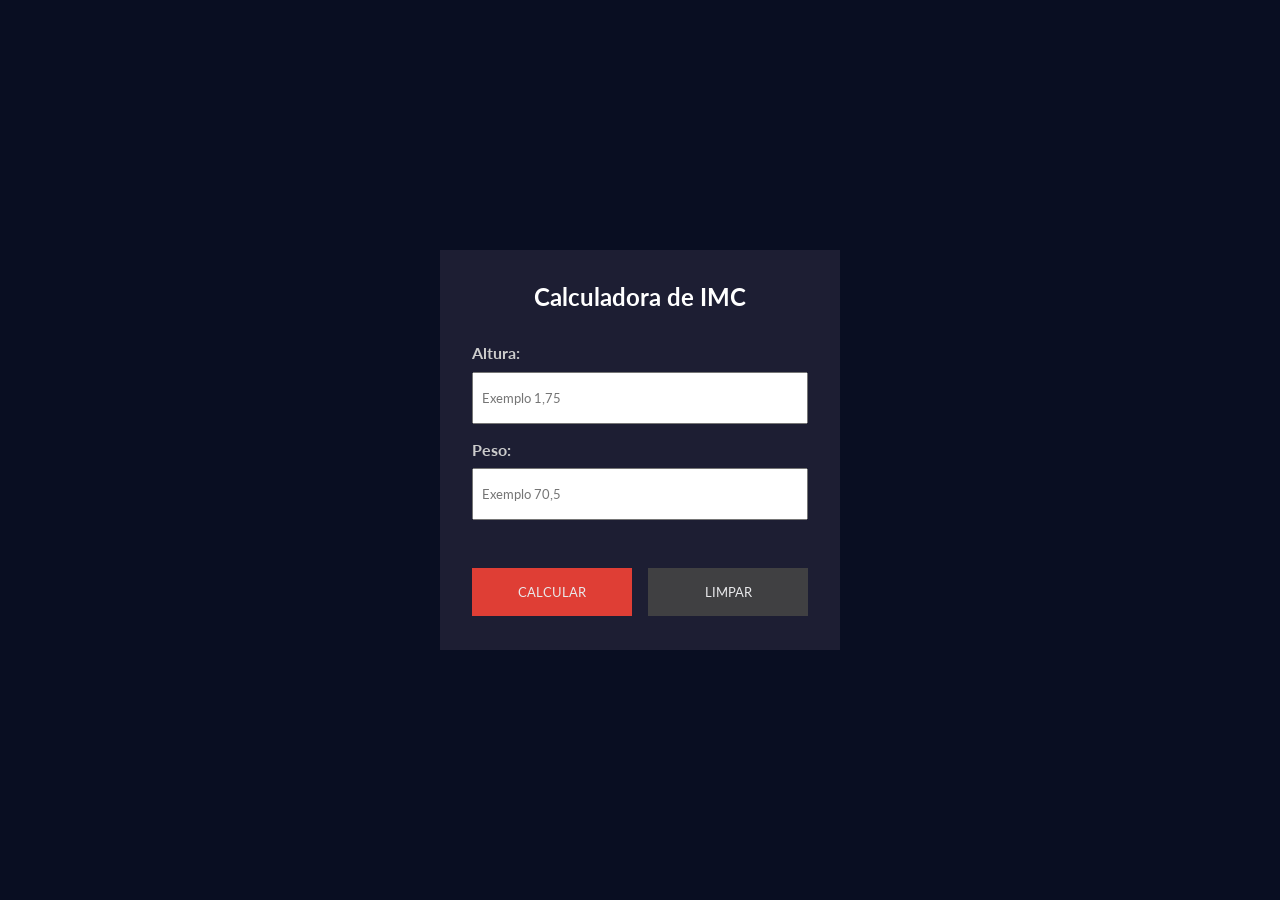
<file: CALCULADORA_IMC_JS/index.html>
<!DOCTYPE html>
<html lang="en">
  <head>
    <meta charset="UTF-8" />
    <meta http-equiv="X-UA-Compatible" content="IE=edge" />
    <meta name="viewport" content="width=device-width, initial-scale=1.0" />
    <title>Calculadora de IMC</title>
    <link rel="stylesheet" href="css/styles.css" />
    <link rel="preconnect" href="https://fonts.googleapis.com" />
    <link rel="preconnect" href="https://fonts.gstatic.com" crossorigin />
    <link
      href="https://fonts.googleapis.com/css2?family=Lato:ital,wght@0,100;0,300;0,400;0,700;0,900;1,100;1,300;1,400;1,700;1,900&display=swap"
      rel="stylesheet"
    />
    <script src="js/scripts.js" defer></script>
  </head>
  <body>
    <div class="container">
      <div id="calc-container">
        <h2>Calculadora de IMC</h2>
        <form id="imc-form">
          <div class="form-inputs">
            <div class="form-control">
              <label for="height">Altura:</label>
              <input
                type="text"
                name="height"
                id="height"
                placeholder="Exemplo 1,75"
                required
              />
            </div>
            <div class="form-control">
              <label for="weight">Peso:</label>
              <input
                type="text"
                name="weight"
                id="weight"
                placeholder="Exemplo 70,5"
              />
            </div>
          </div>
          <div class="action-control">
            <button id="calc-btn">Calcular</button>
            <button id="clear-btn">Limpar</button>
          </div>
        </form>
      </div>
      <div id="result-container" class="hide">
        <p id="imc-number">Seu IMC: <span></span></p>
        <p id="imc-info">Situação atual: <span></span></p>
        <h3>Confira as classificações</h3>
        <div id="imc-table">
          <div class="table-header">
            <h4>IMC</h4>
            <h4>Classificação</h4>
            <h4>Obesidade</h4>
          </div>
        </div>
        <button id="back-btn">Voltar</button>
      </div>
    </div>
  </body>
</html>
</file>
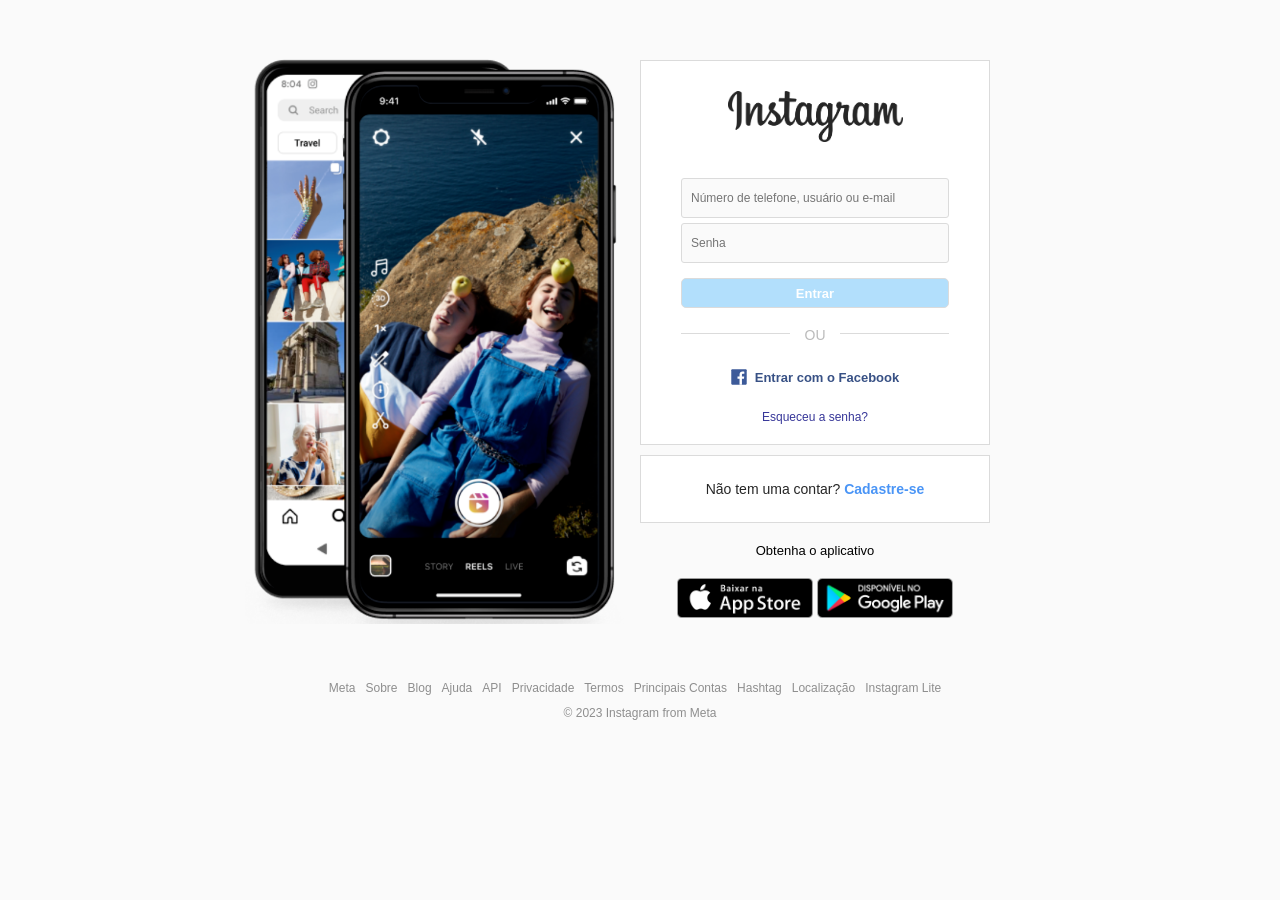
<file: CLONE_HOME_INSTA/index.html>
<!DOCTYPE html>
<html lang="en">
<head>
    <meta charset="UTF-8">
    <meta name="viewport" content="width=device-width, initial-scale=1.0">
    <title>Instagram</title>
    <link rel="stylesheet" href="css/style.css">
    <link rel="shortcut icon" href="css/img/favicon.png" type="image/x-icon">
</head>
<body>
    <main>
        <div id="main-container">
            <!-- Banner container -->
            <div id="banner-container">
                <img src="css/img/banner2.png" alt="Crie uma conta no Instagram">
            </div>
            <!-- Login e Registro -->
            <div id="form-container">
                <div id="form-box">
                    <img id="logo-insta" src="css/img/logo_instagram.png" alt="Instagram">
                    <form id="login-form">
                        <input type="text" name="username" placeholder="Número de telefone, usuário ou e-mail">
                        <input type="password" name="password" placeholder="Senha">
                        <input type="submit" value="Entrar">
                    </form>
                    <div class="separator">
                        <div class="line"></div>
                        <span>Ou</span>
                    </div>
                    <div id="other-links">
                        <div id="facebook-login">
                            <a href="#">
                                <img src="css/img/logo_facebook.svg" alt="Facebook Login">
                                <span>Entrar com o Facebook</span>
                            </a>
                        </div>
                        <div id="forgot-pass">
                            <a href="#">Esqueceu a senha?</a>
                        </div>
                    </div>
                </div>
                <div id="register-container">
                    <p>Não tem uma contar? <a href="#">Cadastre-se</a></p>
                </div>
                <div id="get-app-container">
                    <p>Obtenha o aplicativo</p>
                    <a href="#">
                        <img src="css/img/apple_btn.png" alt="Apple Store">
                    </a>
                    <a href="#">
                        <img src="css/img/gplay_btn.png" alt="Google play">
                    </a>
                </div>
            </div>
        </div>
    </main>
    <footer>
        <nav>
            <ul id="footer-links">
                <li><a href="#">Meta</a></li>
                <li><a href="#">Sobre</a></li>
                <li><a href="#">Blog</a></li>
                <li><a href="#">Ajuda</a></li>
                <li><a href="#">API</a></li>
                <li><a href="#">Privacidade</a></li>
                <li><a href="#">Termos</a></li>
                <li><a href="#">Principais Contas</a></li>
                <li><a href="#">Hashtag</a></li>
                <li><a href="#">Localização</a></li>
                <li><a href="#">Instagram Lite</a></li>
            </ul>
        </nav>
        <p id="copyright">&copy; 2023 Instagram from Meta</p>
    </footer>
</body>
</html>
</file>
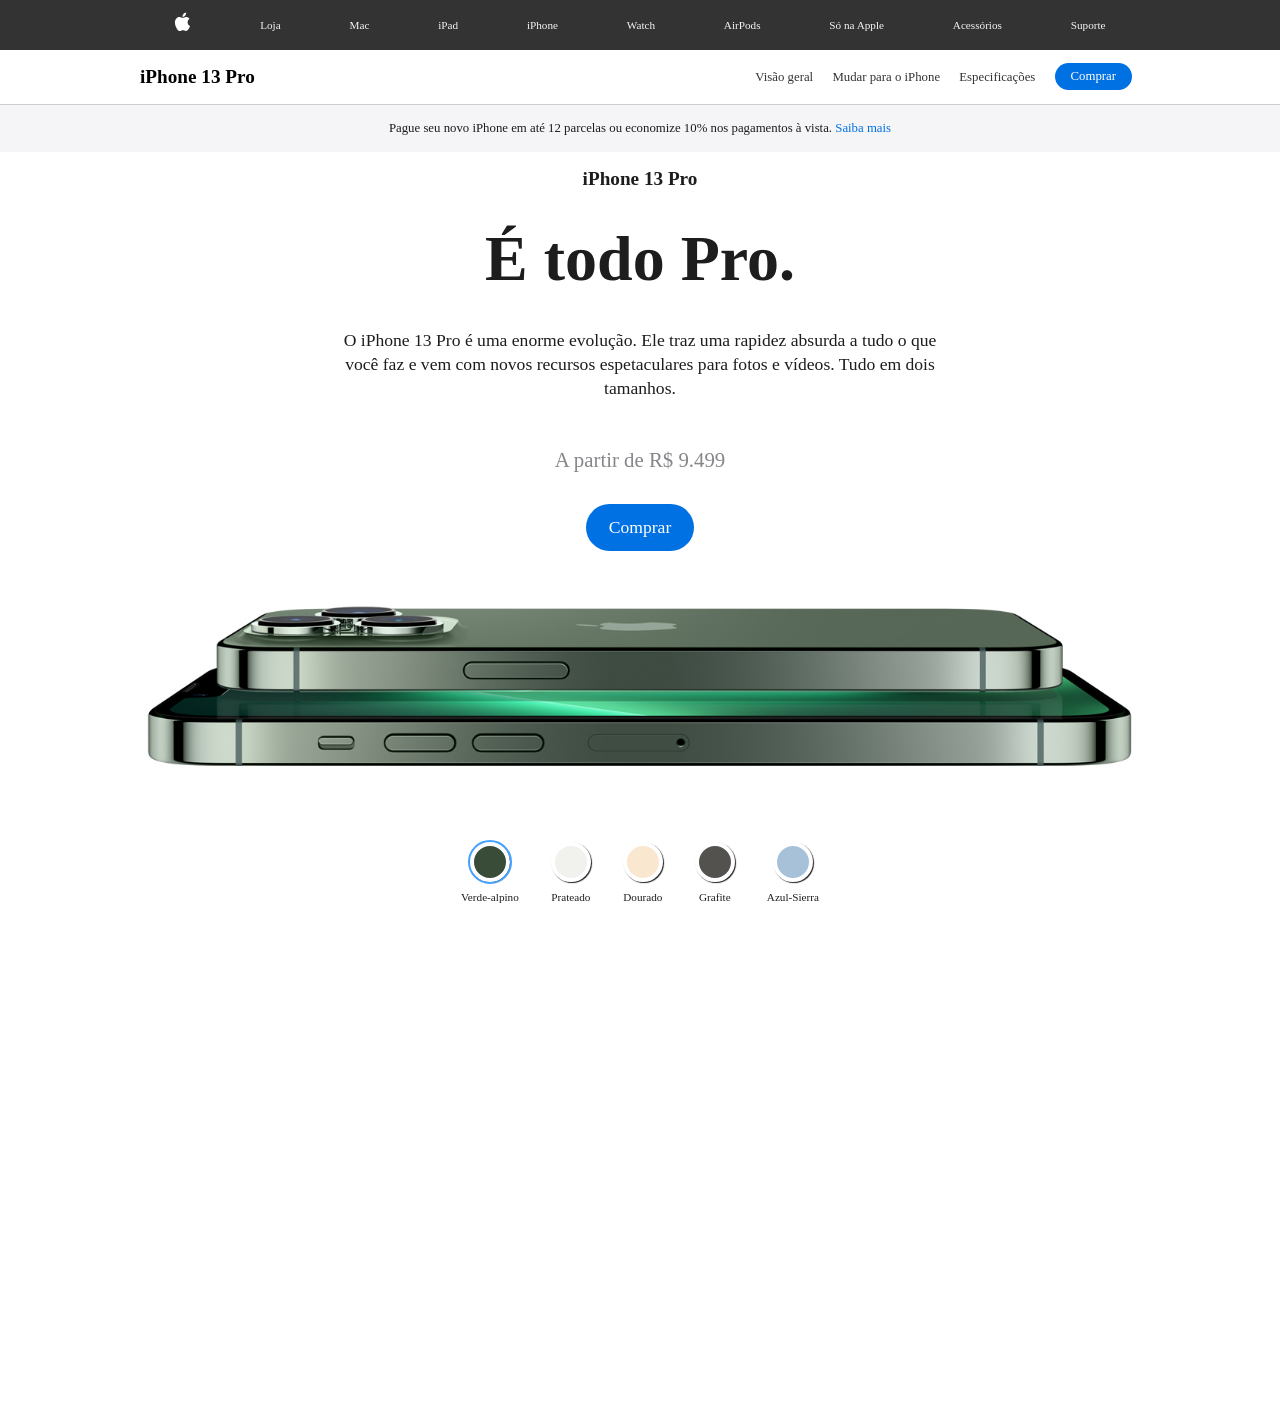
<file: CLONE_IPHONE/index.html>
<!DOCTYPE html>
<html lang="en">
  <head>
    <meta charset="UTF-8" />
    <meta http-equiv="X-UA-Compatible" content="IE=edge" />
    <meta name="viewport" content="width=device-width, initial-scale=1.0" />
    <title>iPhone 13 Pro</title>
    <link rel="stylesheet" href="css/style.css" />
    <script src="js/scripts.js" defer></script>
  </head>
  <body>
    <header>
      <nav>
        <ul id="navbar">
          <li id="logo">
            <a href="#">
              <img src="img/logo_apple.svg" alt="Apple" />
            </a>
          </li>
          <li>
            <a href="#">Loja</a>
          </li>
          <li>
            <a href="#">Mac</a>
          </li>
          <li>
            <a href="#">iPad</a>
          </li>
          <li>
            <a href="#">iPhone</a>
          </li>
          <li>
            <a href="#">Watch</a>
          </li>
          <li>
            <a href="#">AirPods</a>
          </li>
          <li>
            <a href="#">Só na Apple</a>
          </li>
          <li>
            <a href="#">Acessórios</a>
          </li>
          <li>
            <a href="#">Suporte</a>
          </li>
        </ul>
      </nav>
      <div id="bottom-header">
        <div id="bottom-header-inner">
          <h3>iPhone 13 Pro</h3>
          <div id="bottom-header-links">
            <a href="#">Visão geral</a>
            <a href="#">Mudar para o iPhone</a>
            <a href="#">Especificações</a>
            <a href="#" class="btn">Comprar</a>
          </div>
        </div>
      </div>
    </header>
    <div id="ribbon">
      <p>
        Pague seu novo iPhone em até 12 parcelas ou economize 10% nos pagamentos
        à vista. <a href="#">Saiba mais</a>
      </p>
    </div>
    <main id="main-content">
      <h1 id="title">iPhone 13 Pro</h1>
      <p id="subtitle">É todo Pro.</p>
      <p id="description">
        O iPhone 13 Pro é uma enorme evolução. Ele traz uma rapidez absurda a
        tudo o que você faz e vem com novos recursos espetaculares para fotos e
        vídeos. Tudo em dois tamanhos.
      </p>
      <p id="price">A partir de R$ 9.499</p>
      <a href="#" class="btn">Comprar</a>
      <img id="product-image" src="img/iphone_green.jpg" alt="iPhone 13" />
      <div id="image-picker">
        <ul>
          <li id="green">
            <span class="color selected"></span>
            <span class="description">Verde-alpino</span>
          </li>
          <li id="silver">
            <span class="color"></span>
            <span class="description">Prateado</span>
          </li>
          <li id="golden">
            <span class="color"></span>
            <span class="description">Dourado</span>
          </li>
          <li id="grafite">
            <span class="color"></span>
            <span class="description">Grafite</span>
          </li>
          <li id="blue">
            <span class="color"></span>
            <span class="description">Azul-Sierra</span>
          </li>
        </ul>
      </div>
    </main>
  </body>
</html>
</file>
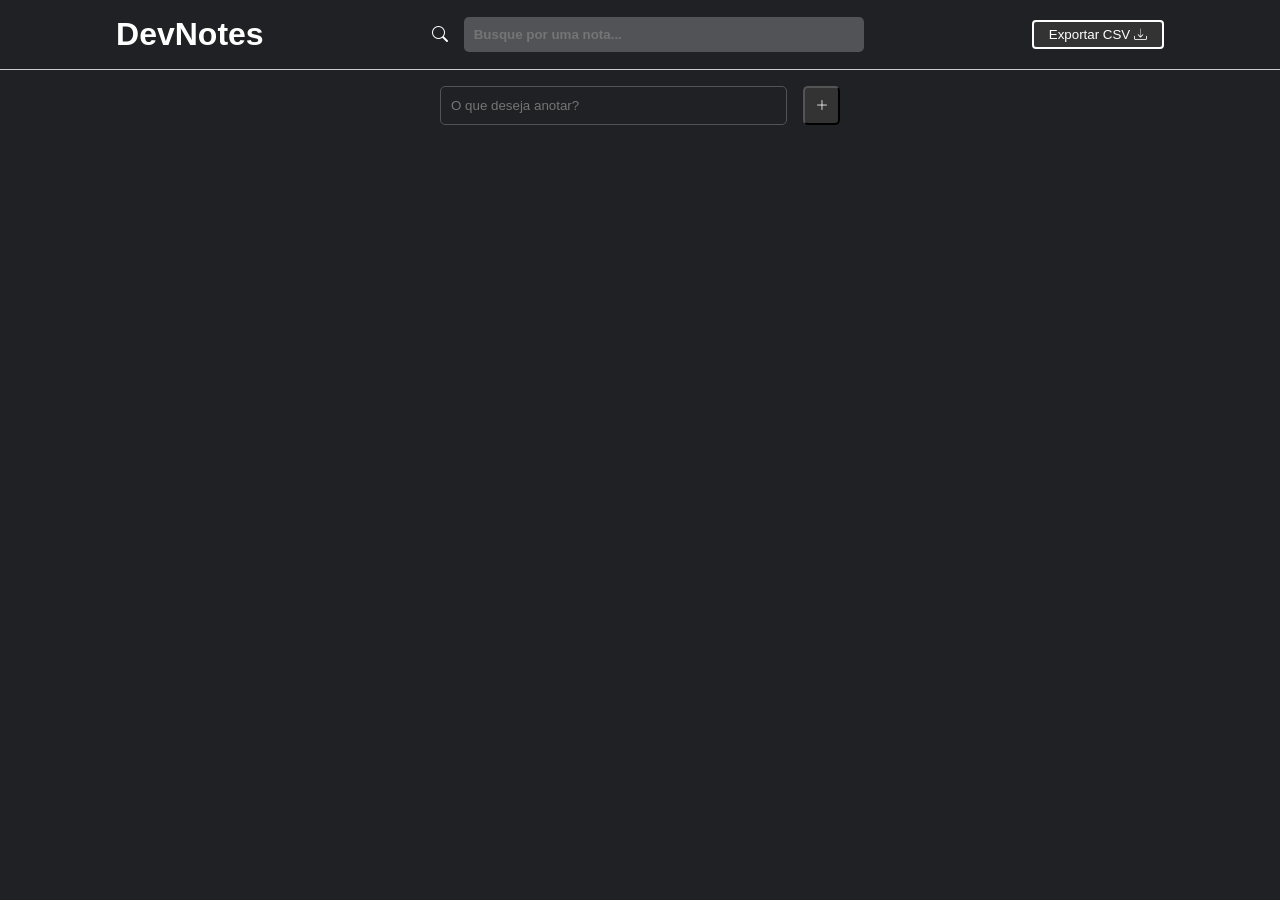
<file: DEVNOTES/index.html>
<!DOCTYPE html>
<html lang="en">
<head>
    <meta charset="UTF-8">
    <meta name="viewport" content="width=device-width, initial-scale=1.0">
    <title>DevNotes</title>
    <link
      rel="stylesheet"
      href="https://cdn.jsdelivr.net/npm/bootstrap-icons@1.10.1/font/bootstrap-icons.css"
    />
    <link rel="stylesheet" href="css/styles.css">
    <script src="js/scripts.js" defer></script>

</head>
<body>
    <header>
        <h1>DevNotes</h1>
        <div id="search-container">
            <i class="bi bi-search"></i>
            <input
            type="text"
            id="search-input"
            placeholder="Busque por uma nota..."/>
        </div>
        <button id="export-notes">
          Exportar CSV <i class="bi bi-download"></i>
        </button>
    </header>
    <div id="add-note-container">
        <input type="text" id="note-content" placeholder="O que deseja anotar?" />
        <button class="add-note"><i class="bi bi-plus-lg"></i></button>
      </div>
      <div id="notes-container">
        
      </div>
      </div>
</body>
</html>
</file>
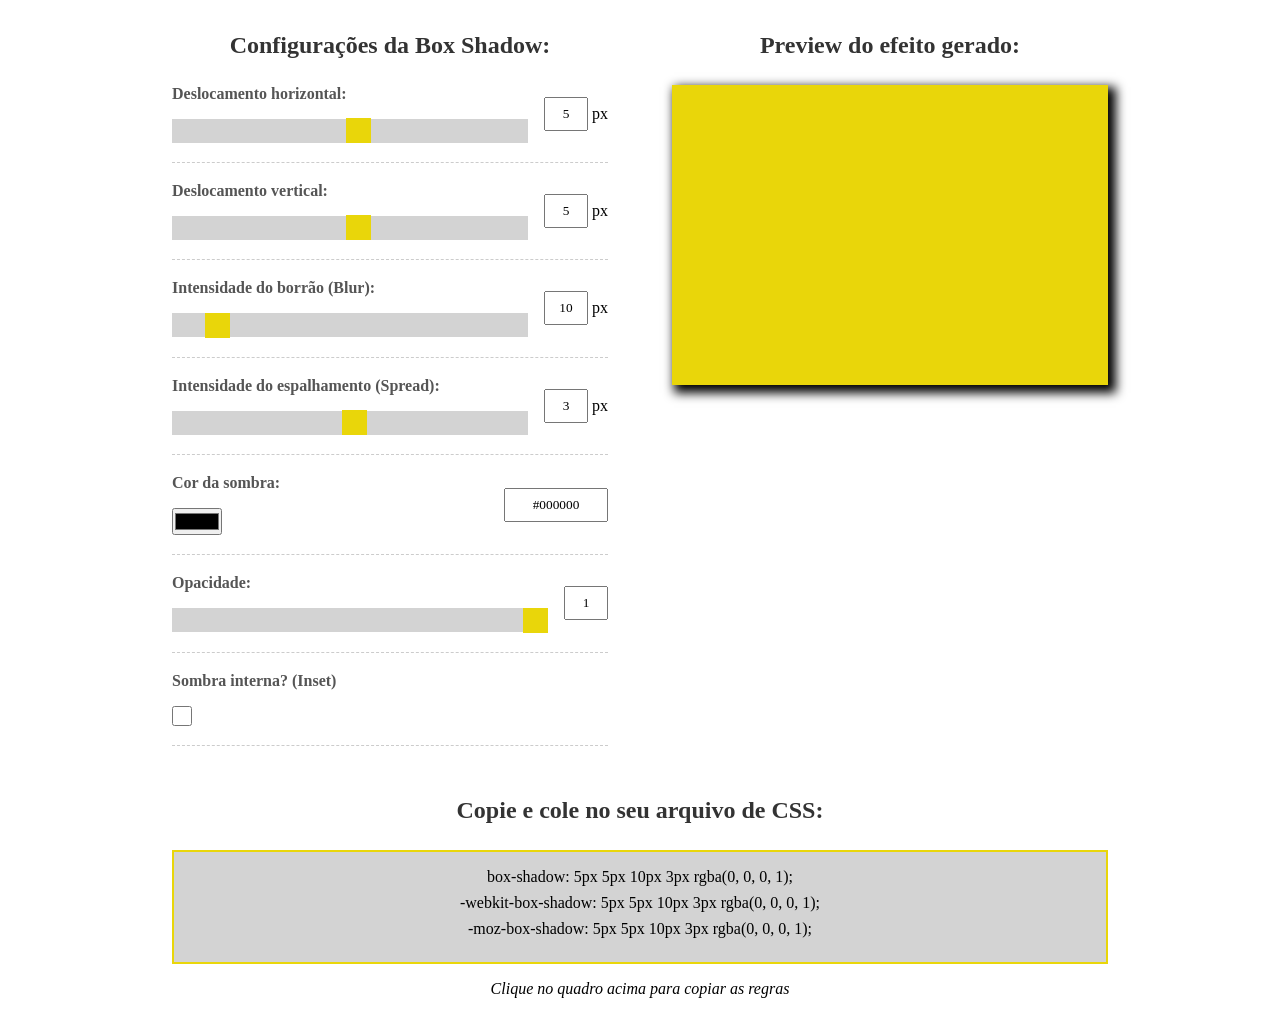
<file: GERADOR_BOXSHADOW/index.html>
<!DOCTYPE html>
<html lang="en">
  <head>
    <meta charset="UTF-8" />
    <meta http-equiv="X-UA-Compatible" content="IE=edge" />
    <meta name="viewport" content="width=device-width, initial-scale=1.0" />
    <title>Gerador de Box Shadow</title>
    <link rel="stylesheet" href="css/styles.css" />
    <script src="js/scripts.js" defer></script>
  </head>
  <body>
    <div id="box-shadow-generator">
      <div id="controls-container">
        <h2>Configurações da Box Shadow:</h2>
        <div class="form-control">
          <div class="range-input">
            <label for="horizontal">Deslocamento horizontal:</label>
            <input
              type="range"
              id="horizontal"
              name="horizontal"
              min="-100"
              max="100"
              value="5"
            />
          </div>
          <div class="reference-input">
            <input type="text" id="horizontal-value" name="horizontal-value" />
            <p>px</p>
          </div>
        </div>
        <div class="form-control">
          <div class="range-input">
            <label for="vertical">Deslocamento vertical:</label>
            <input
              type="range"
              id="vertical"
              name="vertical"
              min="-100"
              max="100"
              value="5"
            />
          </div>
          <div class="reference-input">
            <input type="text" id="vertical-value" name="vertical-value" />
            <p>px</p>
          </div>
        </div>
        <div class="form-control">
          <div class="range-input">
            <label for="blur">Intensidade do borrão (Blur):</label>
            <input
              type="range"
              id="blur"
              name="blur"
              min="0"
              max="100"
              value="10"
            />
          </div>
          <div class="reference-input">
            <input type="text" id="blur-value" name="blur-value" />
            <p>px</p>
          </div>
        </div>
        <div class="form-control">
          <div class="range-input">
            <label for="spread">Intensidade do espalhamento (Spread):</label>
            <input
              type="range"
              id="spread"
              name="spread"
              min="-100"
              max="100"
              value="3"
            />
          </div>
          <div class="reference-input">
            <input type="text" id="spread-value" name="spread-value" />
            <p>px</p>
          </div>
        </div>
        <div class="form-control">
          <div class="range-input">
            <label for="color">Cor da sombra:</label>
            <input type="color" id="color" name="color" value="#000000" />
          </div>
          <div class="reference-input">
            <input type="text" id="color-value" name="color-value" />
          </div>
        </div>
        <div class="form-control">
          <div class="range-input">
            <label for="opacity">Opacidade:</label>
            <input
              type="range"
              id="opacity"
              name="opacity"
              min="0"
              max="1"
              value="1"
              step="0.01"
            />
          </div>
          <div class="reference-input">
            <input type="text" id="opacity-value" name="opacity-value" />
          </div>
        </div>
        <div class="form-control">
          <div class="range-input">
            <label for="opacity">Sombra interna? (Inset)</label>
            <input type="checkbox" id="inset" name="inset" />
          </div>
        </div>
      </div>
      <div id="preview">
        <h2>Preview do efeito gerado:</h2>
        <div id="box"></div>
      </div>
    </div>
    <div id="generated-rule">
      <h2>Copie e cole no seu arquivo de CSS:</h2>
      <div id="rules-area">
        <p id="rule">box-shadow: <span></span></p>
        <p id="webkit-rule">-webkit-box-shadow: <span></span></p>
        <p id="moz-rule">-moz-box-shadow: <span></span></p>
      </div>
      <p id="copy-instructions">Clique no quadro acima para copiar as regras</p>
    </div>
  </body>
</html>
</file>
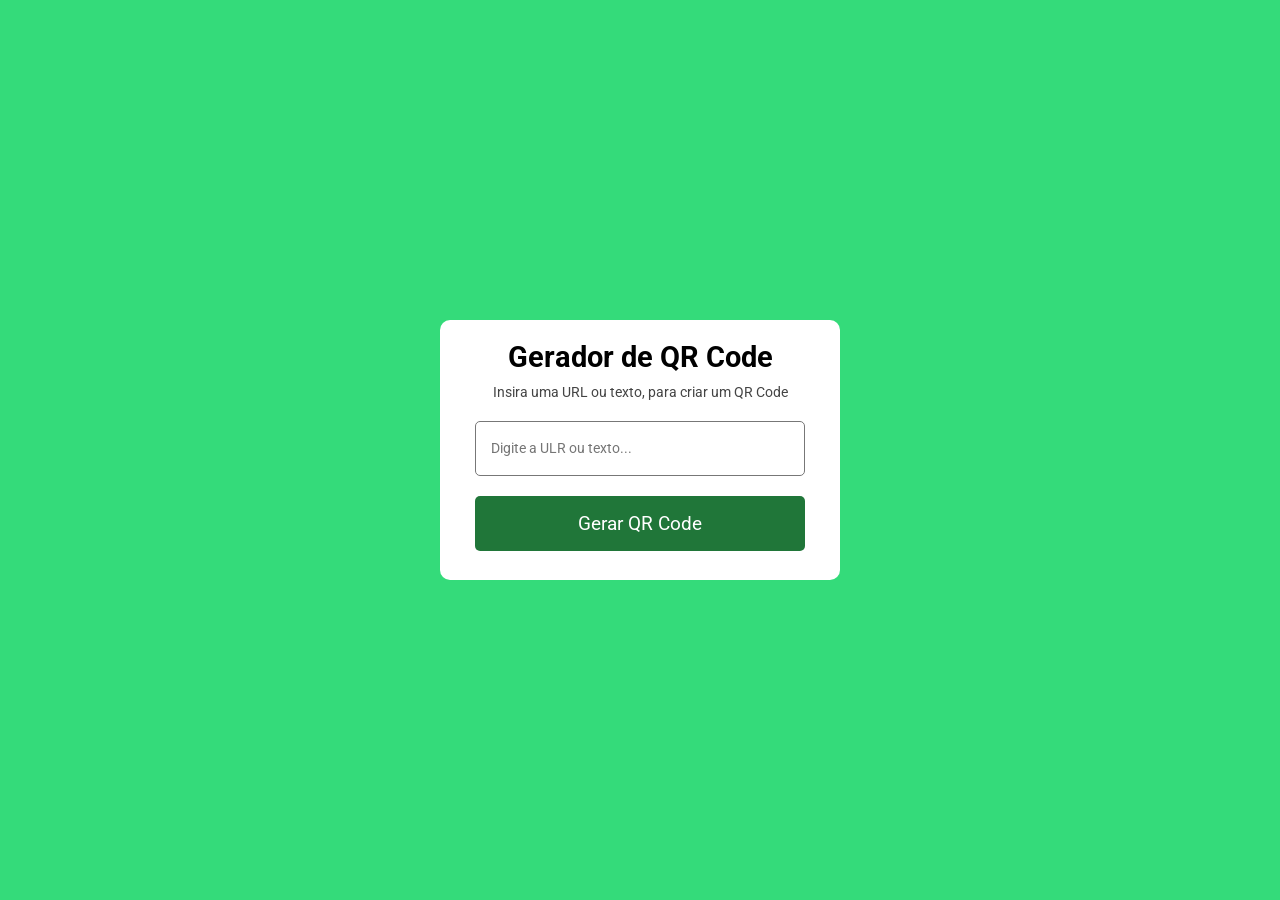
<file: GERADOR_DE_QR_CODE/index.html>
<!DOCTYPE html>
<html lang="en">
<head>
    <meta charset="UTF-8">
    <meta name="viewport" content="width=device-width, initial-scale=1.0">
    <title>Gerador de QR CODE</title>
    <!-- Fonte Roboto -->
    <link rel="preconnect" href="https://fonts.googleapis.com" />
    <link rel="preconnect" href="https://fonts.gstatic.com" crossorigin />
    <link
      href="https://fonts.googleapis.com/css2?family=Roboto:ital,wght@0,100;0,300;0,400;0,500;0,700;0,900;1,100;1,300;1,400;1,500;1,700;1,900&display=swap"
      rel="stylesheet"
    />
    <!-- Estilos -->
    <link rel="stylesheet" href="css/style.css">
    <script src="js/scripts.js" defer></script>
</head>
<body>
    <div class="container">
        <header id="qr-header">
            <h1>Gerador de QR Code</h1>
            <p>Insira uma URL ou texto, para criar um QR Code</p>
        </header>
        <div id="qr-form">
            <input type="text" placeholder="Digite a ULR ou texto...">
            <button>Gerar QR Code</button>
        </div>
        <div id="qr-code">
            <img src="img/qrcode.png" alt="QR Code">
        </div>
    </div>
</body>
</html>
</file>
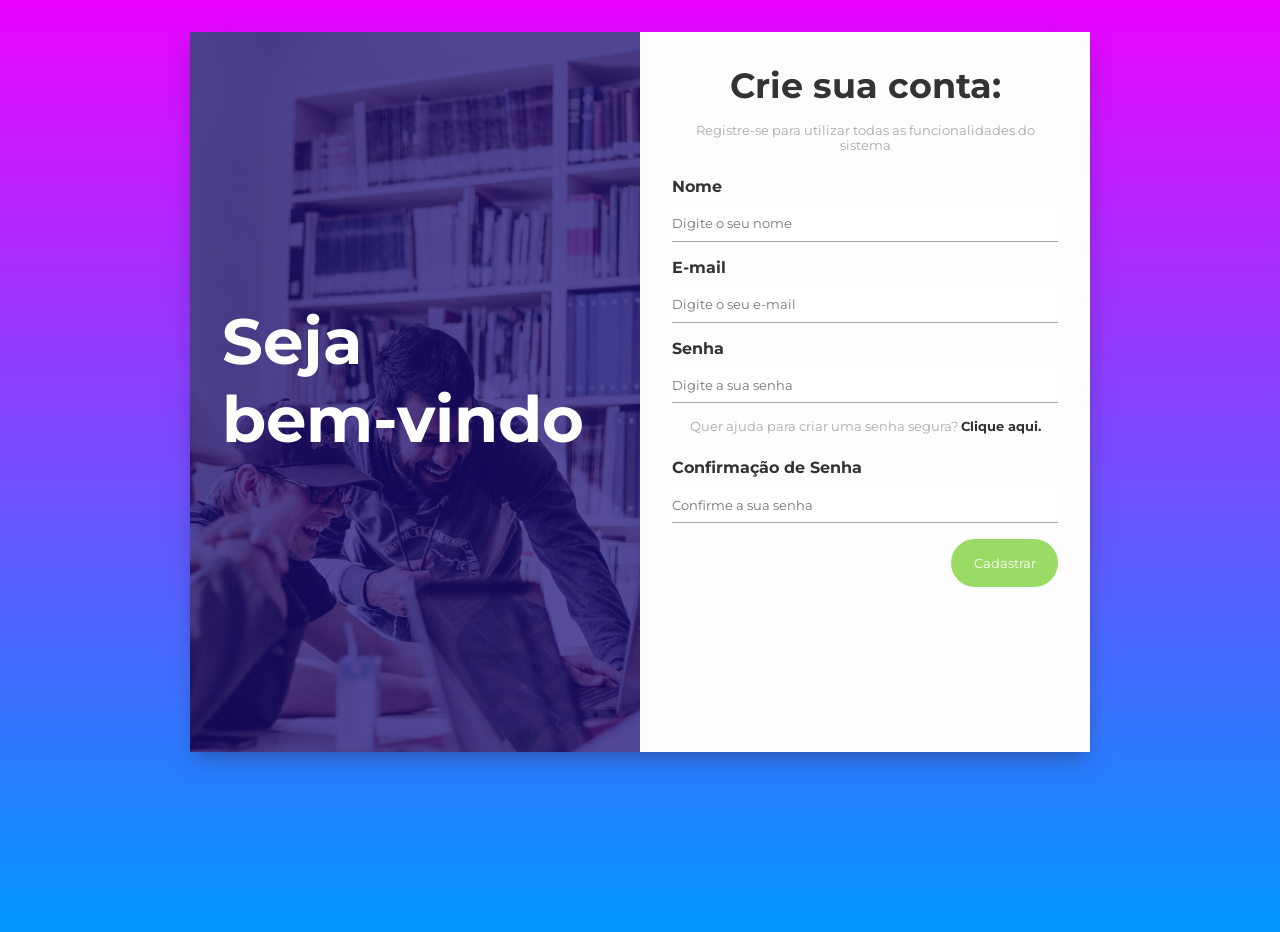
<file: GERADOR_DE_SENHA/index.html>
<!DOCTYPE html>
<html lang="en">
<head>
    <meta charset="UTF-8">
    <meta name="viewport" content="width=device-width, initial-scale=1.0">
    <title>Gerador de senha</title>
    <link rel="preconnect" href="https://fonts.googleapis.com" />
    <link rel="preconnect" href="https://fonts.gstatic.com" crossorigin />
    <link
      href="https://fonts.googleapis.com/css2?family=Montserrat:ital,wght@0,100;0,200;0,300;0,400;0,500;0,600;0,700;0,800;0,900;1,100;1,200;1,300;1,400;1,500;1,600;1,700;1,800;1,900&family=Quicksand:wght@300;400;500;600;700&family=Roboto:ital,wght@0,100;0,300;0,400;0,500;0,700;0,900;1,100;1,300;1,400;1,500;1,700;1,900&display=swap"
      rel="stylesheet"
    />
    <link rel="stylesheet" href="css/styles.css">
    <script src="js/scripts.js" defer></script>
</head>
<body>
    <div id="register-container">
        <div id="register-banner">
          <div id="banner-layer">
            <h1>Seja bem-vindo</h1>
          </div>
        </div>
        <div id="register-form">
          <h2>Crie sua conta:</h2>
          <p>Registre-se para utilizar todas as funcionalidades do sistema</p>
          <div class="form-control">
            <label for="name">Nome</label>
            <input
              type="text"
              name="name"
              id="name"
              placeholder="Digite o seu nome"
            />
          </div>
          <div class="form-control">
            <label for="email">E-mail</label>
            <input
              type="text"
              type="email"
              id="email"
              placeholder="Digite o seu e-mail"
            />
          </div>
          <div class="form-control">
            <label for="password">Senha</label>
            <input
              type="text"
              type="password"
              id="password"
              placeholder="Digite a sua senha"
            />
          </div>
          <p>
            Quer ajuda para criar uma senha segura?
            <span id="open-generate-password">Clique aqui.</span>
          </p>
          <div id="generate-options" class="hide">
            <p>Selecione as opções que você deseja</p>
            <div class="form-control">
              <label for="length">Quantidade de caracteres:</label>
              <input type="text" id="length" name="length" value="10" />
            </div>
            <div class="form-control">
              <label for="letters">Letras:</label>
              <input type="checkbox" id="letters" name="letters" checked />
            </div>
            <div class="form-control">
              <label for="numbers">Números:</label>
              <input type="checkbox" id="numbers" name="numbers" checked />
            </div>
            <div class="form-control">
              <label for="symbols">Símbolos:</label>
              <input type="checkbox" id="symbols" name="symbols" checked />
            </div>
            <button id="generate-password">Criar senha</button>
          </div>
          <div id="generated-password">
            <p>Aqui está a sua senha:</p>
            <h4></h4>
            <button id="copy-password">Copiar</button>
          </div>
          <div class="form-control">
            <label for="confirmpassword">Confirmação de Senha</label>
            <input
              type="text"
              type="confirmpassword"
              id="confirmpassword"
              placeholder="Confirme a sua senha"
            />
          </div>
          <input type="submit" value="Cadastrar" />
        </div>
      </div>
</body>
</html>
</file>
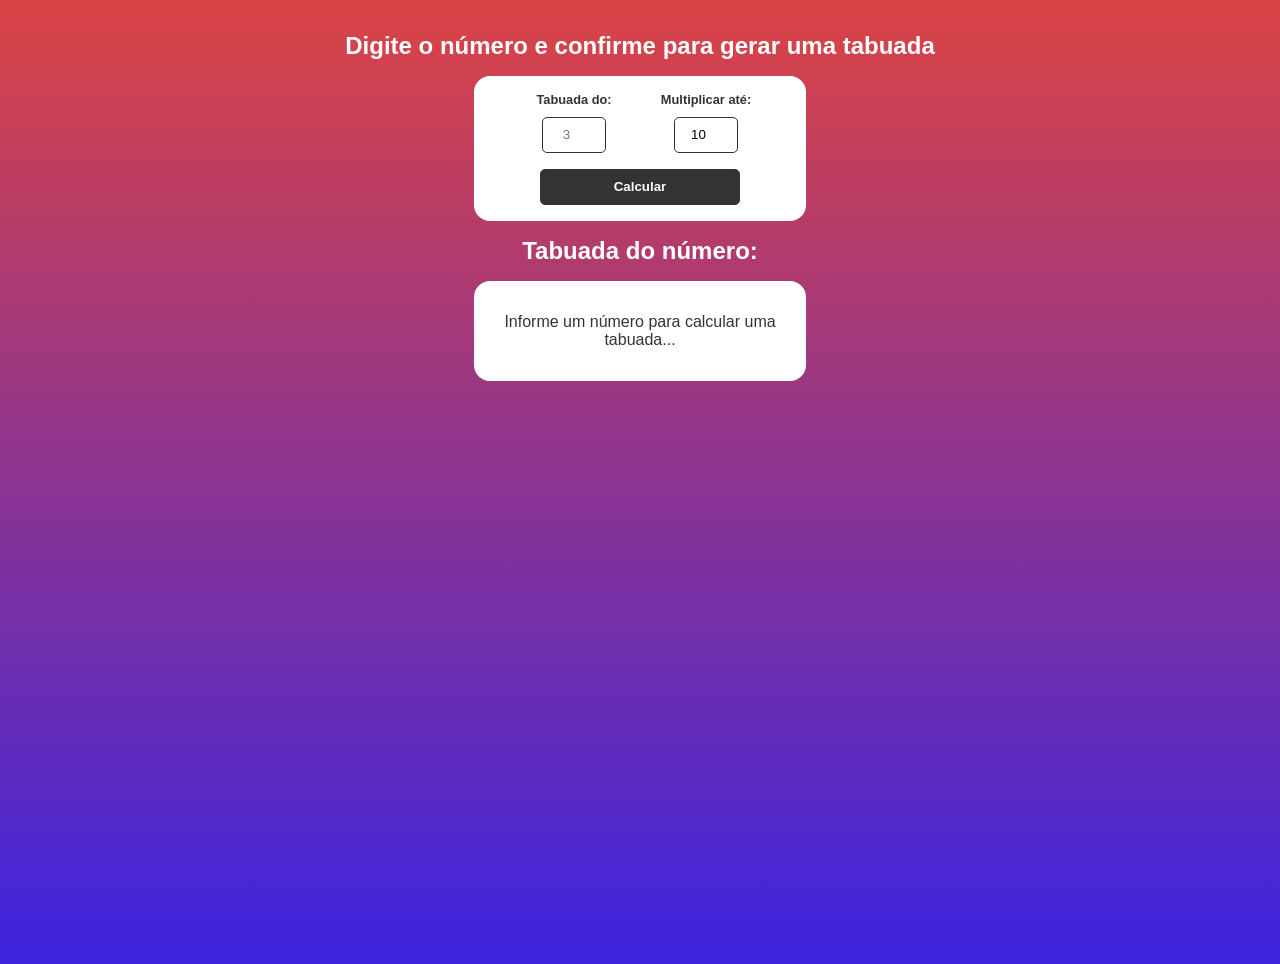
<file: GERADOR_DE_TABUADA_JS/index.html>
<!DOCTYPE html>
<html lang="en">
<head>
    <meta charset="UTF-8">
    <meta name="viewport" content="width=device-width, initial-scale=1.0">
    <title>Tabuada JS</title>
    <link rel="stylesheet" href="css/style.css">
    <script src="js/scripts.js" defer></script>
</head>
<body>
    <h2>Digite o número e confirme para gerar uma tabuada</h2>
    <form id="multiplication-form">
        <div class="form-control">
            <label for="number">Tabuada do:</label>
            <input type="number" id="number" placeholder="3">
        </div>
        <div class="form-control">
            <label for="multiplication">Multiplicar até:</label>
            <input type="number" id="multiplicator" value="10">
        </div>
        <input type="submit" value="Calcular">
    </form>
    <div id="multiplication-table">
        <h2 id="multiplication-title">Tabuada do número: <span></span></h2>
    </div>
    <div id="multiplication-operations">
        <p>Informe um número para calcular uma tabuada...</p>
    </div>
</body>
</html>
</file>
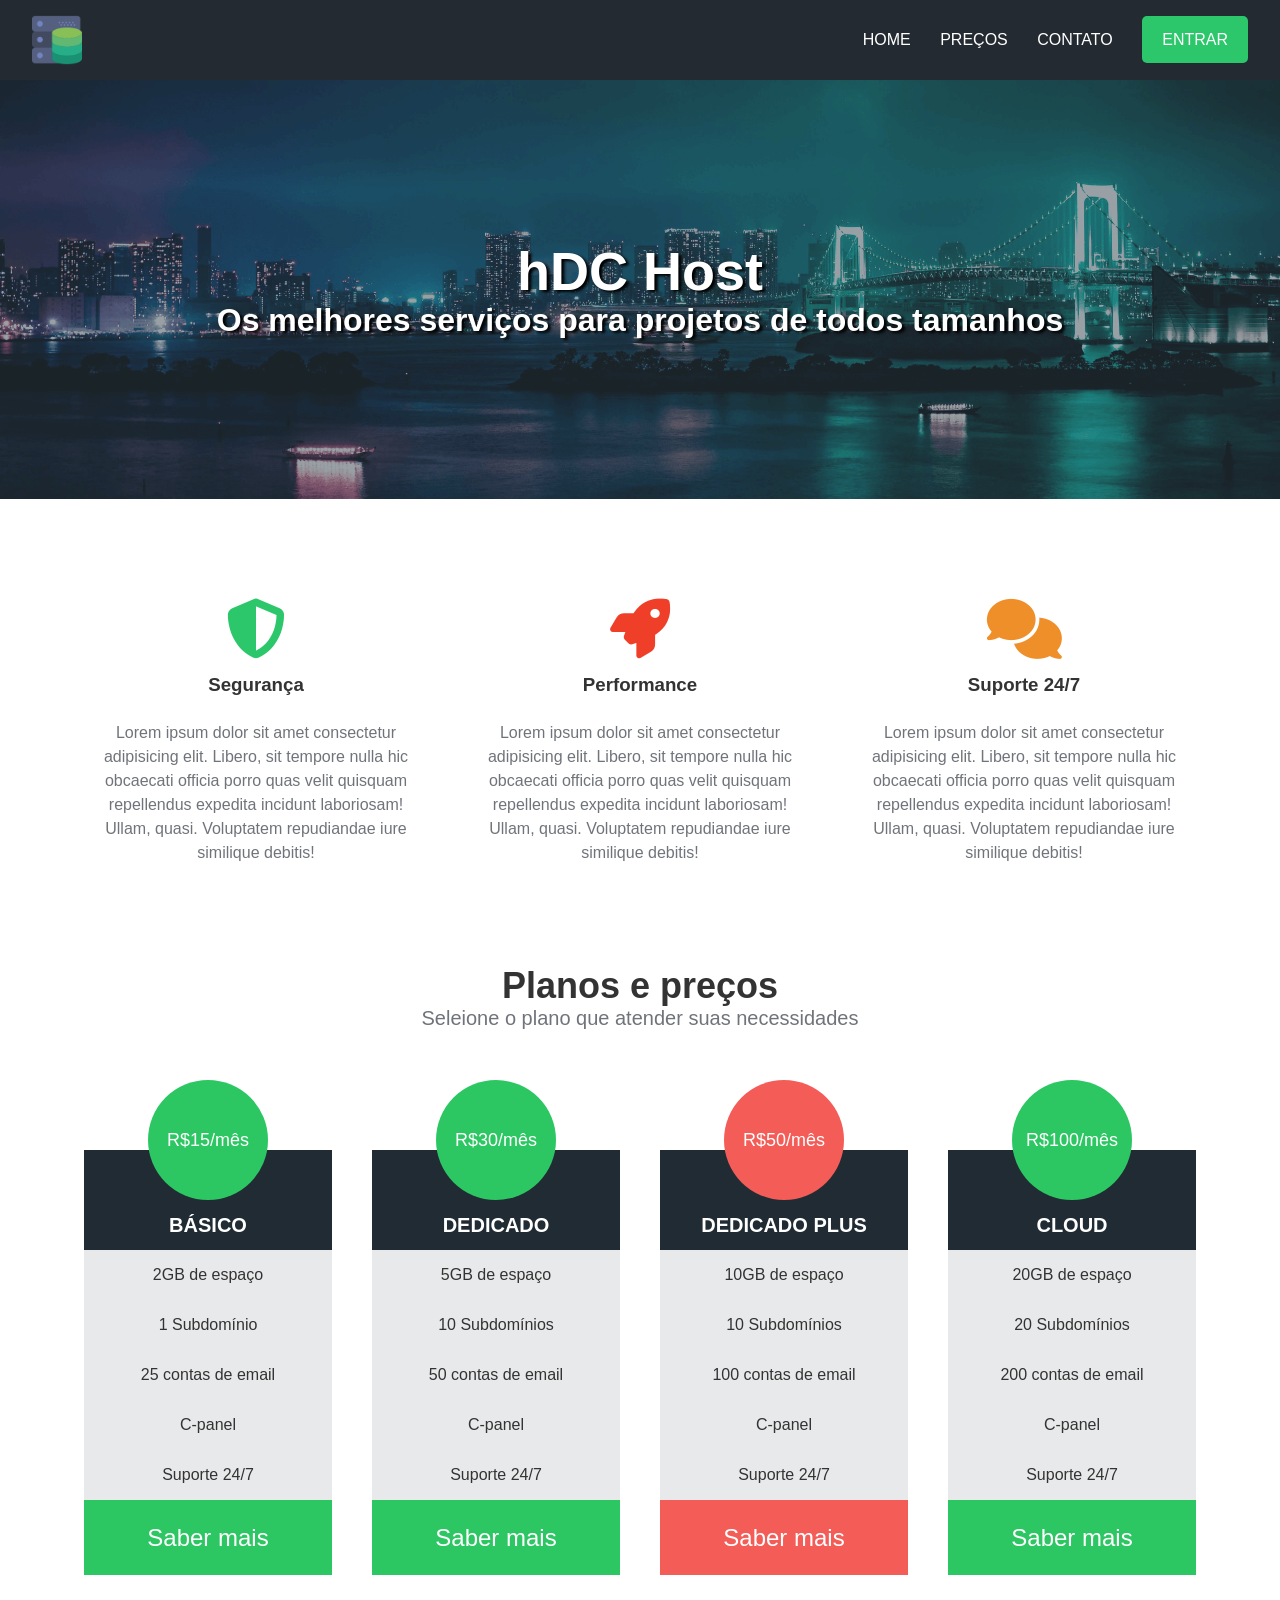
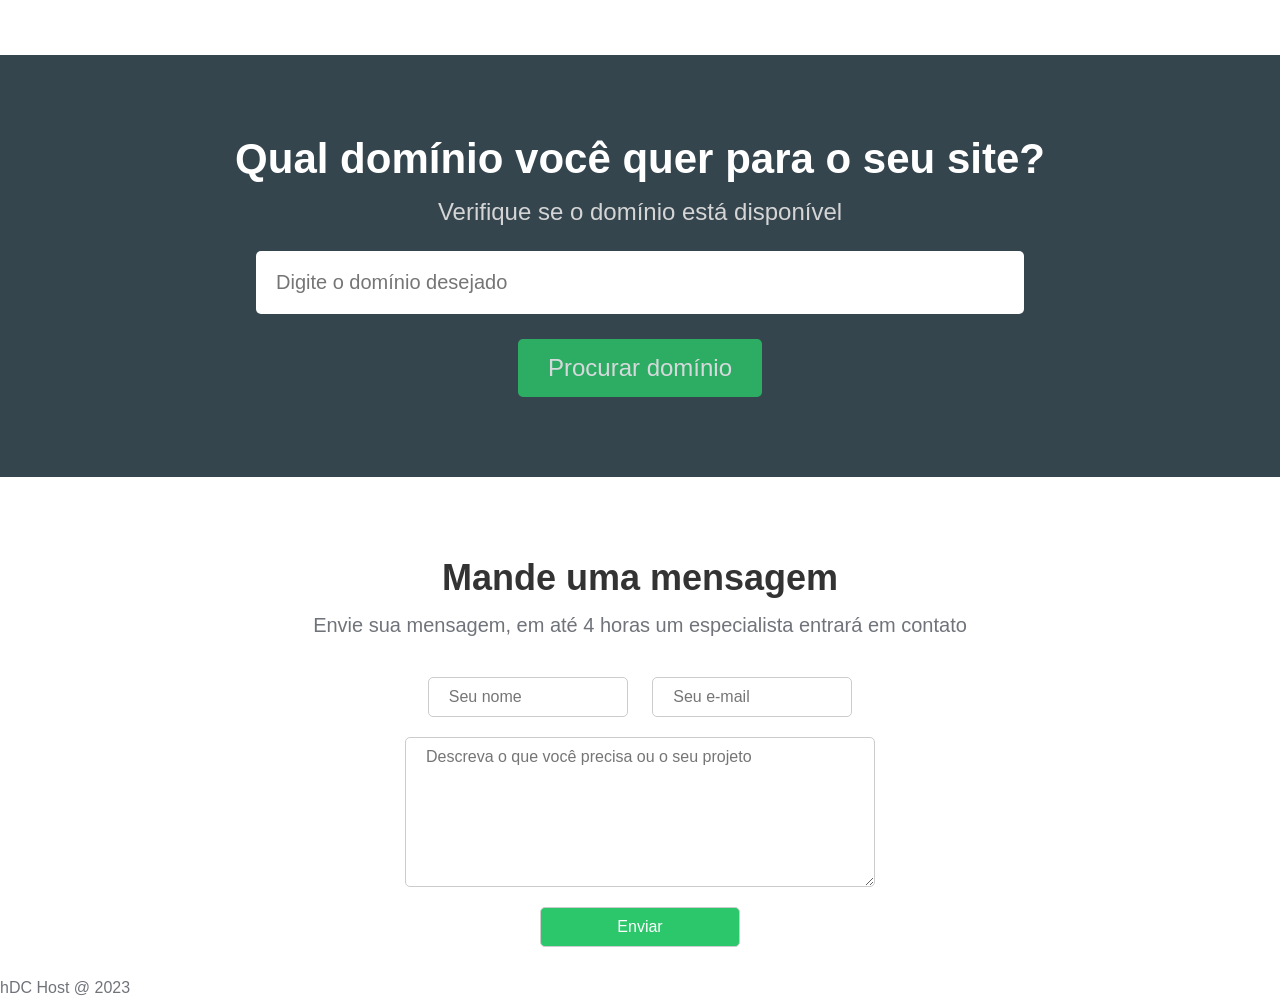
<file: HDC_HOST/index.html>
<!DOCTYPE html>
<html lang="en">
<head>
    <meta charset="UTF-8">
    <meta name="viewport" content="width=device-width, initial-scale=1.0">
    <title>HDC HOST</title>
    <!--  icones -->
    <link rel="stylesheet" href="https://cdnjs.cloudflare.com/ajax/libs/font-awesome/6.4.0/css/all.min.css" integrity="sha512-iecdLmaskl7CVkqkXNQ/ZH/XLlvWZOJyj7Yy7tcenmpD1ypASozpmT/E0iPtmFIB46ZmdtAc9eNBvH0H/ZpiBw==" crossorigin="anonymous" referrerpolicy="no-referrer" />
    <!-- estilos -->
    <link rel="stylesheet" href="css/stylec.css">
</head>
<body>
    <div class="container">
        <div class="navbar-container">
            <nav>
                <a href="#">
                    <img src="img/hdchostlogo.png" alt="hDC Host" class="logo">
                </a>
                <ul class="navbar-items">
                    <li>
                        <a href="#">Home</a>
                    </li>
                    <li>
                        <a href="#">Preços</a>
                    </li>
                    <li>
                        <a href="#">Contato</a>
                    </li>
                    <li>
                        <a href="#" class="default-btn">Entrar</a>
                    </li>
                </ul>
            </nav>
        </div>
        <main>
            <div class="main-banner">
                <h1>hDC Host</h1>
                <p>Os melhores serviços para projetos de todos tamanhos</p>
            </div>
            <section class="services-container">
                <ul>
                    <li>
                        <i class="fas fa-shield-alt"></i>
                        <h3>Segurança</h3>
                        <p>Lorem ipsum dolor sit amet consectetur adipisicing elit. Libero, sit tempore nulla hic obcaecati officia porro quas velit quisquam repellendus expedita incidunt laboriosam! Ullam, quasi. Voluptatem repudiandae iure similique debitis!</p>
                    </li>
                    <li>
                        <i class="fas fa-rocket"></i>
                        <h3>Performance</h3>
                        <p>Lorem ipsum dolor sit amet consectetur adipisicing elit. Libero, sit tempore nulla hic obcaecati officia porro quas velit quisquam repellendus expedita incidunt laboriosam! Ullam, quasi. Voluptatem repudiandae iure similique debitis!</p>
                    </li>
                    <li>
                        <i class="fas fa-comments"></i>
                        <h3>Suporte 24/7</h3>
                        <p>Lorem ipsum dolor sit amet consectetur adipisicing elit. Libero, sit tempore nulla hic obcaecati officia porro quas velit quisquam repellendus expedita incidunt laboriosam! Ullam, quasi. Voluptatem repudiandae iure similique debitis!</p>
                    </li>
                </ul>
            </section>
            <section class="pricing-container">
                <h2>Planos e preços</h2>
                <p>Seleione o plano que atender suas necessidades</p>
                <div class="plans-container">
                    <div class="plan">
                        <ul>
                            <li class="price">R$15/mês</li>
                            <li class="plan-name">Básico</li>
                            <li>2GB de espaço</li>
                            <li>1 Subdomínio</li>
                            <li>25 contas de email</li>
                            <li>C-panel</li>
                            <li>Suporte 24/7</li>
                            <li class="plan-btn">Saber mais</li>
                        </ul>
                    </div>
                    <div class="plan">
                        <ul>
                            <li class="price">R$30/mês</li>
                            <li class="plan-name">Dedicado</li>
                            <li>5GB de espaço</li>
                            <li>10 Subdomínios</li>
                            <li>50 contas de email</li>
                            <li>C-panel</li>
                            <li>Suporte 24/7</li>
                            <li class="plan-btn">Saber mais</li>
                        </ul>
                    </div>
                    <div class="plan">
                        <ul>
                            <li class="price recommended">R$50/mês</li>
                            <li class="plan-name">Dedicado Plus</li>
                            <li>10GB de espaço</li>
                            <li>10 Subdomínios</li>
                            <li>100 contas de email</li>
                            <li>C-panel</li>
                            <li>Suporte 24/7</li>
                            <li class="plan-btn recommended">Saber mais</li>
                        </ul>
                    </div>
                    <div class="plan">
                        <ul>
                            <li class="price">R$100/mês</li>
                            <li class="plan-name">Cloud</li>
                            <li>20GB de espaço</li>
                            <li>20 Subdomínios</li>
                            <li>200 contas de email</li>
                            <li>C-panel</li>
                            <li>Suporte 24/7</li>
                            <li class="plan-btn">Saber mais</li>
                        </ul>
                    </div>
                </div>
            </section>
            <section class="searchdomain-container">
                <h2>Qual domínio você quer para o seu site?</h2>
                <p>Verifique se o domínio está disponível</p>
                <form>
                    <input type="text" name="domain" id="domain" placeholder="Digite o domínio desejado">
                    <input type="submit" value="Procurar domínio">
                </form>
            </section>
            <section class="contact-container">
                <h2>Mande uma mensagem</h2>
                <p>Envie sua mensagem, em até 4 horas um especialista entrará em contato</p>
                <form>
                    <input type="text" name="name" id="name" placeholder="Seu nome">
                    <input type="email" name="email" id="email" placeholder="Seu e-mail">
                    <textarea name="message" id="message" placeholder="Descreva o que você precisa ou o seu projeto"></textarea>
                    <input type="submit" value="Enviar">
                </form>
            </section>
        </main>
        <footer>
            <p>hDC Host @ 2023</p>
        </footer>
    </div>
</body>
</html>
</file>
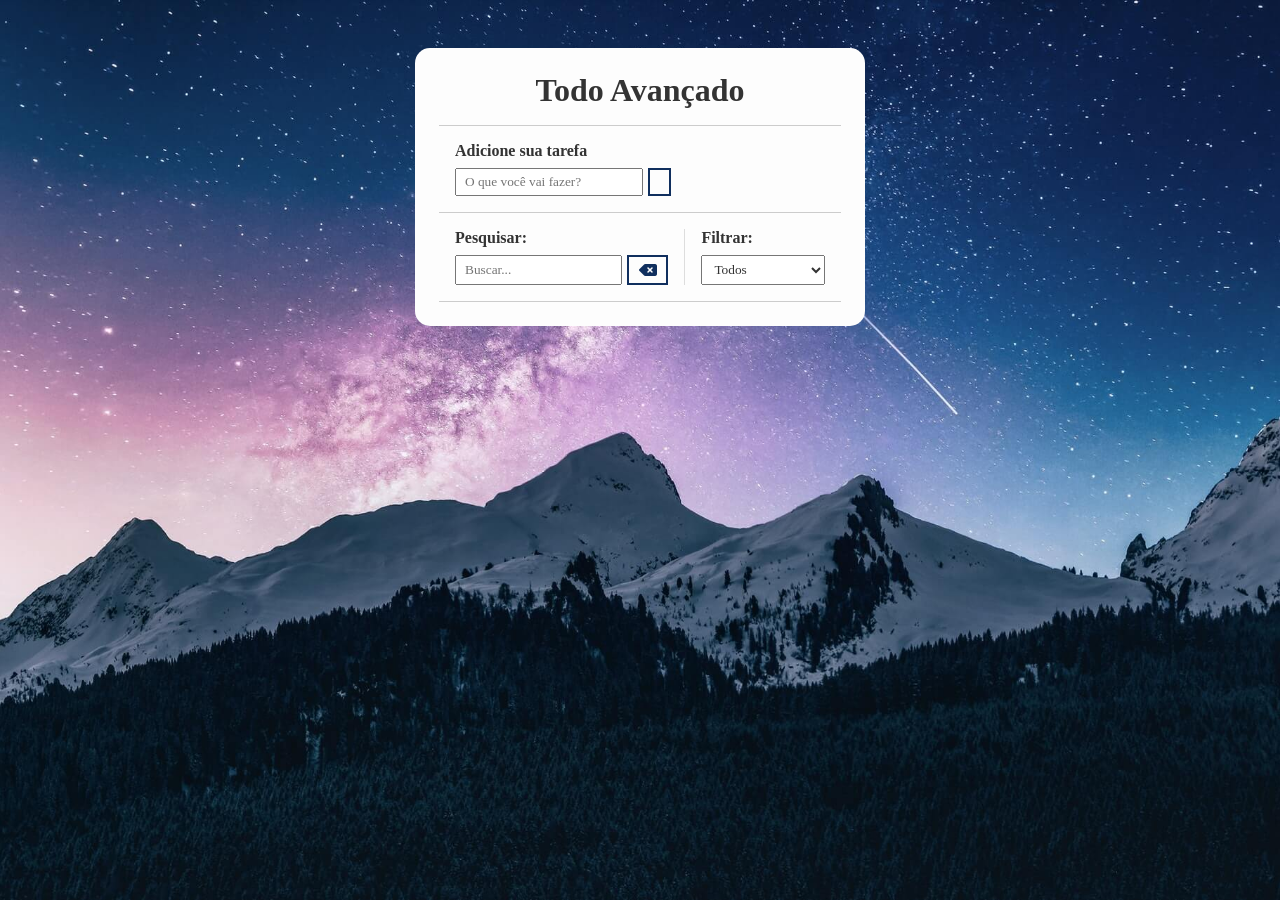
<file: TO_DO_AVANÇADO/index.html>
<!DOCTYPE html>
<html lang="en">
  <head>
    <meta charset="UTF-8" />
    <meta http-equiv="X-UA-Compatible" content="IE=edge" />
    <meta name="viewport" content="width=device-width, initial-scale=1.0" />
    <title>Todo Avançado</title>
    <link rel="stylesheet" href="css/styles.css" />
    <link
      rel="stylesheet"
      href="https://cdnjs.cloudflare.com/ajax/libs/font-awesome/6.1.2/css/all.min.css"
      integrity="sha512-1sCRPdkRXhBV2PBLUdRb4tMg1w2YPf37qatUFeS7zlBy7jJI8Lf4VHwWfZZfpXtYSLy85pkm9GaYVYMfw5BC1A=="
      crossorigin="anonymous"
      referrerpolicy="no-referrer"
    />
    <script src="js/scripts.js" defer></script>
  </head>
  <body>
    <div class="todo-container">
      <header>
        <h1>Todo Avançado</h1>
      </header>
      <form id="todo-form">
        <p>Adicione sua tarefa</p>
        <div class="form-control">
          <input
            type="text"
            id="todo-input"
            placeholder="O que você vai fazer?"
          />
          <button type="submit">
            <i class="fa-thin fa-plus"></i>
          </button>
        </div>
      </form>
      <form id="edit-form" class="hide">
        <p>Edite sua tarefa</p>
        <div class="form-control">
          <input type="text" id="edit-input" />
          <button type="submit">
            <i class="fa-solid fa-check-double"></i>
          </button>
        </div>
        <button id="cancel-edit-btn">Cancelar</button>
      </form>
      <div id="toolbar">
        <div id="search">
          <h4>Pesquisar:</h4>
          <form>
            <input type="text" id="search-input" placeholder="Buscar..." />
            <button id="erase-button">
              <i class="fa-solid fa-delete-left"></i>
            </button>
          </form>
        </div>
        <div id="filter">
          <h4>Filtrar:</h4>
          <select id="filter-select">
            <option value="all">Todos</option>
            <option value="done">Feitos</option>
            <option value="todo">A fazer</option>
          </select>
        </div>
      </div>
      <div id="todo-list">
        <!-- 
          Template
          
          <div class="todo">
          <h3>Estou fazendo algo aqui...</h3>
          <button class="finish-todo">
            <i class="fa-solid fa-check"></i>
          </button>
          <button class="edit-todo">
            <i class="fa-solid fa-pen"></i>
          </button>
          <button class="remove-todo">
            <i class="fa-solid fa-xmark"></i>
          </button>
        </div> -->
      </div>
    </div>
  </body>
</html>
</file>
<file: CALCULADORA_IMC_JS/css/styles.css>
* {
    margin: 0;
    padding: 0;
    box-sizing: border-box;
    font-family: "Lato", sans-serif;
  }
  
  body {
    background-color: #090e22;
    display: flex;
    justify-content: center;
    align-items: center;
    min-height: 100vh;
    color: #fff;
  }
  
  .hide {
    display: none !important;
  }
  
  .container {
    min-width: 400px;
    min-height: 400px;
    background-color: #1d1e33;
    padding: 2rem;
  }
  
  /* IMC Form */
  #calc-container h2 {
    text-align: center;
    margin-bottom: 2rem;
  }
  
  .form-inputs {
    display: flex;
    flex-direction: column;
    justify-content: space-between;
  }
  
  .form-control {
    display: flex;
    flex: 1;
    flex-direction: column;
    margin-bottom: 1rem;
  }
  
  .form-control label {
    font-weight: bold;
    margin-bottom: 0.6rem;
    color: #ccc;
  }
  
  .form-control input {
    padding: 1rem 0.5rem;
  }
  
  .action-control {
    display: flex;
    justify-content: space-between;
    margin-top: 2rem;
    gap: 1rem;
  }
  
  button {
    text-transform: uppercase;
    padding: 1rem 1.5rem;
    background-color: #f44236;
    border: none;
    color: #fff;
    cursor: pointer;
    opacity: 0.9;
    flex: 1;
  }
  
  button:hover {
    opacity: 1;
  }
  
  #clear-btn {
    background-color: #444;
  }
  
  /* Table */
  #result-container {
    text-align: center;
  }
  
  #imc-number {
    font-size: 2.4rem;
    margin-bottom: 0.6rem;
  }
  
  #imc-info {
    font-size: 1.4rem;
    color: #ccc;
  }
  
  #result-container h3 {
    margin-top: 1rem;
    color: #dfdfdf;
  }
  
  #result-container {
    display: flex;
    flex-direction: column;
  }
  
  #imc-table {
    margin: 1.5rem 0;
    font-size: 0.8rem;
  }
  
  .table-header {
    font-weight: bold;
    color: #ccc;
  }
  
  .table-header,
  .table-data {
    display: flex;
    justify-content: space-between;
    margin-bottom: 0.5rem;
    padding-bottom: 0.5rem;
    border-bottom: 1px solid #444;
    text-align: center;
  }
  
  .table-header h4,
  .table-data p {
    flex: 1;
  }
  
  .table-header h4:nth-child(3),
  .table-data p:nth-child(3) {
    max-width: 80px;
  }
  
  #back-btn {
    align-self: center;
  }
  
  .good {
    color: #12db34;
  }
  
  .low {
    color: #dbce12;
  }
  
  .medium {
    color: #db6212;
  }
  
  .high {
    color: #db1912;
  }
</file>
<file: CLONE_HOME_INSTA/css/style.css>
/* Geral */
* {
    margin: 0;
    padding: 0;
    box-sizing: border-box;
    font-family: Helvetica;
}

body {
    background-color: #fafafa;
}

#main-container {
    display: flex;
    margin-top: 30px;
}

#banner-container,
#form-container {
    flex: 1 1 0;
    width: 50%;
}

#banner-container {
    text-align: right;
}

#banner-container img{
    width: 100%;
    margin-right: 15px;
    margin-top: 25px;
    max-width: 380px;
}

#form-container {
    text-align: center;
}

/* login form */
#form-box {
    background-color: #fff;
    border: 1px solid #dbdbdb;
    width: 350px;
    margin-top: 30px;
    
}

#logo-insta {
    width: 175px;
    height: 51px;
    margin: 30px auto 12px;
}

#login-form {
    margin-top: 20px;
}

#login-form input{
    display: block;
    font-size: 12px;
    padding: 12px 9px;
    background-color: #fafafa;
    border: 1px solid #dbdbdb;
    border-radius: 3px;
    width: 268px;
    margin: 5px auto;
}

#login-form input[type="submit"]{
    background-color: #b2dffc;
    color: #fff;
    margin-top: 15px;
    border-radius: 5px;
    height: 30px;
    font-size: 13px;
    padding: 0;
    font-weight: bold;
}

/* Separador */
.separator {
    position: relative;
}

.line {
    border-top: 1px solid #dbdbdb;
    width: 268px;
    margin: 25px auto 35px;
}

.separator span {
    position: absolute;
    text-transform: uppercase;
    color: #bbb;
    background-color: #fff;
    top: -6px;
    width: 50px;
    margin-left: -25px;
    font-size: 14px;
}

/* facebook login */
#facebook-login {
    margin-bottom: 25px;
}

#facebook-login a {
    text-decoration: none;
    color: #385185;
    display: flex;
    align-items: center;
    justify-content: center;
}

#facebook-login img {
    width: 16px;
    height: 16px;
    margin-right: 8px;
}

#facebook-login span{
    font-weight: bold;
    font-size: 13px;
    margin-top: 1px;
}

/* FORGOT PASSWORD */
#forgot-pass {
    margin-bottom: 20px;
    font-size: 12px;
}

#forgot-pass a{
    text-decoration: none;
    color: #373799;
}

/* register */
#register-container {
    background-color: #fff;
    border: 1px solid #dbdbdb;
    width: 350px;
    margin-top: 10px;
    padding: 25px;
}

#register-container p {
    font-size: 14px;
    color: #262626;
}

#register-container a{
    color: #4a95f6;
    font-weight: bold;
    text-decoration: none;
}

/* get */
#get-app-container {
    text-align: center;
    width: 350px;
}

#get-app-container p{
    margin: 20px 0;
    font-size: 13px;
}

#get-app-container a {
    text-decoration: none;
}

#get-app-container img {
    width: 136px;
    height: 40px;

}

/* footer */
footer {
    text-align: left;
    width: 1000px;
    margin: 50px auto;
    display: flex;
    flex-direction: column;
    justify-content: center;
    align-items: center;
}

footer #footer-links{
    display: flex;
    list-style: none;

}

footer #footer-links li{
    margin-right: 10px;
}

#footer-links a,
#copyright {
    text-decoration: none;
    color: #8e8e8e;
    font-size: 12px;
}

#copyright {
    margin-top: 10px;
}

/* Mobile */
@media(max-width: 450px) {
    body {
        background-color: #fff;
    }

    #banner-container {
        display: none;
    }

    #main-container,
    #form-box {
        margin-top: 0;
    }

    #main-container,
    #form-box,
    #register-container,
    #get-app-container {
        width: 100%;
        border: none;
    }

    footer {
        width: 90%;
    }

    #footer-links {
        flex-wrap: wrap;
        justify-content: center;
        margin-bottom: 10px;
    }

}
</file>
<file: CLONE_IPHONE/css/style.css>
/* Geral */
* {
    margin: 0;
    padding: 0;
    font-family: Verdana;
  }
  
  ul {
    list-style: none;
  }
  
  a {
    text-decoration: none;
  }
  
  /* Navbar */
  header nav {
    background-color: #333;
  }
  
  #navbar {
    display: flex;
    justify-content: space-around;
    align-items: center;
    font-size: 0.7rem;
    padding: 0 1rem;
    max-width: 1000px;
    margin: 0 auto;
  }
  
  #navbar a {
    color: #f5f5f7;
    transform: 4s;
  }
  
  #navbar a:hover {
    color: #fff;
  }
  
  #bottom-header {
    font-size: 0.8rem;
    padding: 1rem;
    border-bottom: 1px solid #ccc;
  }
  
  #bottom-header h3 {
    font-size: 1.2rem;
  }
  
  #bottom-header a {
    color: #333;
  }
  
  #bottom-header-inner {
    max-width: 1000px;
    margin: 0 auto;
    display: flex;
    justify-content: space-between;
    align-items: center;
  }
  
  #bottom-header-inner a {
    margin: 0 0.5rem;
  }
  
  #bottom-header-inner .btn,
  .btn {
    background: #0071e3;
    border-radius: 10rem;
    padding: 0.4rem 1rem;
    color: #fff;
  }
  
  /* Conteúdo */
  #ribbon {
    text-align: center;
    padding: 1rem;
    background-color: #f5f5f7;
    color: #1d1d1d;
    font-size: 0.8rem;
  }
  
  #ribbon a {
    color: #0071e3;
  }
  
  #main-content {
    text-align: center;
    color: #1d1d1d;
    display: flex;
    flex-direction: column;
    justify-content: center;
  }
  
  #main-content #title {
    margin: 1rem;
    font-size: 1.2rem;
  }
  
  #main-content #subtitle {
    margin: 1rem;
    font-size: 1.2rem;
    font-size: 4rem;
    font-weight: bold;
  }
  
  #main-content #description {
    max-width: 600px;
    margin: 1rem auto;
    font-size: 1.1rem;
    line-height: 1.5rem;
  }
  
  #main-content #price {
    font-size: 1.3rem;
    color: #86868b;
    margin: 2rem;
  }
  
  #main-content .btn {
    font-size: 1.1rem;
    padding: 0.8rem 1.4rem;
    align-self: center;
  }
  
  #main-content #product-image {
    max-width: 1000px;
    margin: 3rem auto;
    opacity: 1;
    transition: 0.5s;
  }
  
  #main-content #product-image.changing {
    opacity: 0.5;
  }
  
  #image-picker {
    margin-bottom: 500px;
  }
  
  #image-picker ul {
    display: flex;
    justify-content: center;
  }
  
  #image-picker li {
    margin: 1rem;
    display: flex;
    flex-direction: column;
    align-items: center;
    cursor: pointer;
  }
  
  #image-picker li .color {
    width: 2rem;
    height: 2rem;
    border-radius: 50%;
    box-shadow: 1px 1px 1px;
    border: 4px solid #fff;
    pointer-events: none;
  }
  
  #image-picker li .description {
    font-size: 0.7rem;
    color: #1d1d1d;
    margin-top: 0.6rem;
  }
  
  #green .color {
    background-color: #394c38;
  }
  
  #silver .color {
    background-color: #f1f2ed;
  }
  
  #golden .color {
    background-color: #fae7cf;
  }
  
  #grafite .color {
    background-color: #54524f;
  }
  
  #blue .color {
    background-color: #a7c1d9;
  }
  
  .selected {
    outline: 2px solid #43a1ff;
  }
  
  /* Mobile */
  @media (max-width: 480px) {
    #navbar li {
      display: none;
    }
  
    #navbar #logo {
      display: flex;
    }
  
    #bottom-header-links a {
      display: none;
    }
  
    #bottom-header-links .btn {
      display: flex;
    }
  
    #main-content {
      padding: 2rem;
      overflow: hidden;
    }
  
    #main-content #subtitle {
      font-size: 3rem;
    }
  }
</file>
<file: DEVNOTES/css/styles.css>
/* Geral */
* {
    margin: 0;
    padding: 0;
    box-sizing: border-box;
    font-family: Helvetica;
  }
  
  body {
    background-color: #202124;
  }
  
  /* Cabeçalho */
  header {
    border-bottom: 1px solid #ccc;
    padding: 1rem 2rem;
    color: #fff;
    display: flex;
    align-items: center;
    justify-content: space-around;
  }
  
  #search-container {
    display: flex;
    align-items: center;
    gap: 1rem;
  }
  
  #search-input {
    background-color: #525356;
    border-radius: 5px;
    border: none;
    padding: 10px;
    font-weight: bold;
    color: #ddd;
    width: 400px;
  }
  
  #search::placeholder {
    color: #ddd;
  }
  
  #export-notes {
    background-color: #333;
    border: 2px solid #fff;
    border-radius: 4px;
    color: #fff;
    padding: 5px 15px;
    cursor: pointer;
    transition: 0.4s;
  }
  
  #export-notes:hover {
    background-color: #fff;
    color: #333;
  }
  
  /* Form de nova nota */
  #add-note-container {
    display: flex;
    width: 400px;
    margin: 1rem auto 0;
    gap: 1rem;
  }
  
  #add-note-container input,
  #add-note-container button {
    padding: 10px;
    border-radius: 5px;
  }
  
  #add-note-container input {
    flex: 1;
    background-color: transparent;
    border: 1px solid #525356;
    color: #fff;
  }
  
  #add-note-container button {
    cursor: pointer;
    background-color: #333;
    color: #fff;
  }
  
  /* Notas */
  #notes-container {
    display: grid;
    grid-template-columns: repeat(auto-fill, 250px);
    padding: 2rem;
    gap: 2rem;
  }
  
  .note {
    min-height: 200px;
    padding: 1rem;
    border: 1px solid #ccc;
    background-color: #202124;
    border-radius: 10px;
    color: #fff;
    position: relative;
  }

  .note textarea {
    background-color: transparent;
    resize: none;
    color: #fff;
    border: none;
    height: 100%;
    outline: none;
  } 

  .note .bi-pin {
    position: absolute;
    left: 10px;
    bottom: 10px;
    font-size: 1.2rem;
    cursor: pointer;
    background-color: #333;
    padding: 5px;
    border-radius: 3px;
  }
  
  .note:hover > i {
    opacity: 1;
}

.note .bi-x-lg,
.note .bi-file-earmark-plus {
  position: absolute;
  right: 10px;
  top: 10px;
  font-size: 0.9rem;
  cursor: pointer;
  padding: 5px;
  color: #555;
  opacity: 0;
  transition: 0.3s;
}

.note .bi-file-earmark-plus {
  top: 40px;
}

.note .bi-x-lg:hover,
.note .bi-file-earmark-plus:hover {
  color: #fff;
}

.note.fixed {
  background-color: #3c3c3f;
}
</file>
<file: GERADOR_BOXSHADOW/css/styles.css>
* {
    font-family: "Verdana";
    margin: 0;
    padding: 0;
  }
  
  h2 {
    margin-bottom: 1.6rem;
    text-align: center;
    color: #333;
  }
  
  #box-shadow-generator {
    display: flex;
    max-width: 1000px;
    margin: 0 auto;
  }
  
  #controls-container,
  #preview {
    flex: 1;
    padding: 2rem;
  }
  
  /* Controls */
  .form-control {
    display: flex;
    padding-bottom: 1.2rem;
    margin-bottom: 1.2rem;
    border-bottom: 1px dashed #ccc;
  }
  
  .form-control label {
    font-weight: bold;
    margin-bottom: 1rem;
    color: #555;
  }
  
  .range-input {
    display: flex;
    flex-direction: column;
    flex: 1;
  }
  
  .range-input input[type="range"] {
    -webkit-appearance: none;
    width: 100%;
    height: 24px;
    background: #d3d3d3;
    outline: none;
  }
  
  .range-input input[type="range"]::-webkit-slider-thumb {
    -webkit-appearance: none;
    appearance: none;
    width: 25px;
    height: 25px;
    background: #e9d60a;
    cursor: pointer;
  }
  
  .reference-input {
    display: flex;
    align-items: center;
  }
  
  .reference-input p {
    margin-left: 4px;
  }
  
  .form-control input[type="text"] {
    height: 30px;
    width: 40px;
    margin-left: 1rem;
    text-align: center;
  }
  
  /* Comu */
  #color-value {
    min-width: 100px;
  }
  
  #inset {
    align-self: start;
    height: 20px;
    width: 20px;
  }
  
  /* Preview */
  #box {
    width: 100%;
    height: 300px;
    background-color: #e9d60a;
  }
  
  /* Área de geração */
  #generated-rule {
    text-align: center;
    margin-bottom: 2rem;
    padding: 0 2rem;
  }
  
  #generated-rule p {
    margin-bottom: 0.5rem;
  }
  
  #rules-area {
    background-color: #d3d3d3;
    max-width: 900px;
    margin: 0 auto;
    border: 2px solid #e9d60a;
    padding: 1rem;
    cursor: pointer;
    transition: 0.4s;
  }
  
  #rules-area:hover {
    background-color: #dfdfdf;
  }
  
  #copy-instructions {
    margin-top: 1rem;
    font-style: italic;
  }
  
  /* Responsivo */
  @media (max-width: 425px) {
    #controls-container,
    #preview {
      padding: 1rem 2rem;
    }
  
    #box-shadow-generator {
      flex-direction: column;
    }
  
    #box {
      width: 60%;
      height: 200px;
      margin: 0 auto;
    }
  
    #generated-rule {
      margin-top: 1.5rem;
    }
  }
</file>
<file: GERADOR_DE_QR_CODE/css/style.css>
* {
    margin: 0;
    padding: 0;
    box-sizing: border-box;
    font-family: Roboto;
}

body {
    display: flex;
    align-items: center;
    justify-content: center;
    min-height: 100vh;
    background-color: #34db7a;
}

/* Container */
.container {

    background-color: #fff;
    height: 260px;
    width: 400px;
    border-radius: 10px;
    padding: 20px;
    transition: 0.2s;
}

.container.active {

    height: 500px;
}

/* Header */
#qr-header {
    text-align: center;
}

#qr-header h1 {
    font-size: 1.8rem;
    margin-bottom: 10px;
}

#qr-header p {
    color: #444;
    font-size: 0.9rem;
}

/* Form */

#qr-form {
    margin: 20px 15px;
}

#qr-form input,
#qr-form button {
    width: 100%;
    height: 55px;
    border: none;
    border-radius: 5px;
    font-size: 0.9rem;
}

#qr-form input {
    border: 1px solid #777;
    padding: 10px 15px;
}

#qr-form button {
    background-color: #086824;
    color: #fff;
    font-size: 1.2rem;
    margin-top: 20px;
    cursor: pointer;
    opacity: 0.9;
    transition: 0.4s;
}

#qr-form button:hover {
    opacity: 1;
}

/* QR Code */
#qr-code {
    display: flex;
    opacity: 0;
    border: 1px solid #ccc;
    padding: 30px 0;
    margin: 20px 15px;
    display: flex;
    justify-content: center;
    border-radius: 5px;
    transform: .5s;
}

.container.active #qr-code {
    opacity: 1;
}
</file>
<file: GERADOR_DE_SENHA/css/styles.css>
* {
    font-family: "Montserrat", sans-serif;
    padding: 0;
    margin: 0;
    box-sizing: border-box;
    color: #333;
  }
  
  html,
  body {
    height: auto;
    min-height: 100vh;
  }
  
  html {
    background: linear-gradient(180deg, #ea03ff 0%, #0097ff 100%);
  }
  
  input:focus {
    outline: none;
  }
  
  #register-container {
    max-width: 900px;
    min-height: 80vh;
    margin: 2rem auto;
    display: flex;
    box-shadow: rgba(50, 50, 93, 0.25) 0px 13px 27px -5px,
      rgba(0, 0, 0, 0.3) 0px 8px 16px -8px;
  }
  
  #register-banner {
    background: url("../img/bg-form.jpg");
    background-size: cover;
    background-position: center;
    width: 50%;
  }
  
  #banner-layer {
    background-color: rgba(25, 11, 122, 0.7);
    height: 100%;
    padding: 2rem;
    display: flex;
    align-items: center;
  }
  
  #register-banner h1 {
    font-size: 4rem;
    margin-bottom: 1.5rem;
    color: #fff;
    word-spacing: 50rem;
  }
  
  #register-form {
    background-color: #fdfdfd;
    padding: 2rem;
    width: 50%;
    display: flex;
    flex-direction: column;
  }
  
  #register-form h2 {
    text-align: center;
    margin-bottom: 1rem;
    font-size: 2.2rem;
  }
  
  #register-form p {
    text-align: center;
    margin-bottom: 1.5rem;
    color: #aaa;
    font-size: 0.8rem;
  }
  
  .form-control {
    margin-bottom: 1rem;
    display: flex;
    flex-direction: column;
  }
  
  .form-control label {
    font-weight: bold;
    margin-bottom: 0.6rem;
  }
  
  .form-control input {
    border: none;
    border-bottom: 1px solid #aaa;
    padding: 0.6rem 0;
  }
  
  #open-generate-password {
    font-weight: bold;
    cursor: pointer;
    transition: 0.4s;
  }
  
  #open-generate-password:hover {
    color: #0099ff;
  }
  
  #register-form #generated-password {
    border: 1px solid #0099ff;
    border-radius: 4px;
    font-weight: bold;
    font-size: 1.2rem;
    padding: 0.4rem;
    color: #333;
    text-align: center;
    margin-bottom: 1rem;
    display: none;
  }
  
  #register-form #generated-password p {
    color: #81d340;
    margin-bottom: 0.5rem;
  }
  
  #register-form input[type="submit"],
  #generate-options button,
  #copy-password {
    background-color: #81d340;
    color: #fff;
    opacity: 0.8;
    border: none;
    border-radius: 2rem;
    padding: 1rem 1.4rem;
    max-width: 150px;
    cursor: pointer;
    align-self: flex-end;
    transition: 0.4s;
  }
  
  #register-form input[type="submit"]:hover {
    opacity: 1;
  }
  
  /* Segunda versão */
  #generate-options {
    margin-bottom: 1rem;
    padding: 1rem;
    border: 1px solid #ddd;
  }
  
  #generate-options .form-control {
    flex-direction: row;
    justify-content: space-between;
    align-items: center;
  }
  
  #generate-options label {
    font-size: 0.8rem;
  }
  
  #generate-options input[type="text"] {
    max-width: 30px;
    text-align: center;
    border: 1px solid #ccc;
  }
  
  #generate-options button {
    background-color: #0097ff;
    display: block;
    margin: 0 auto;
  }
  
  #copy-password {
    margin: 1rem auto;
    background-color: transparent;
    border: 2px solid #81d340;
    color: #81d340;
    padding: 0.5rem 1rem;
  }
  
  .hide {
    display: none;
  }
</file>
<file: GERADOR_DE_TABUADA_JS/css/style.css>
* {
    margin: 0;
    padding: 0;
    font-family: Helvetica;
}

body {
    text-align: center;
    padding: 2rem;
    min-height: 100vh;
    background: linear-gradient(180deg, #db4444 0%, #3f24dd 98%);
    color: #fff;
}

h2 {
    margin-bottom: 1rem;
}

#multiplication-form {
    display: flex;
    justify-content: center;
    align-items: center;
    flex-wrap: wrap;
    margin: 1rem auto;
    max-width: 300px;
    padding: 1rem;
    background-color: #fff;
    border-radius: 1rem;
    color: #333;
}

.form-control {
    display: flex;
    flex-direction: column;
    align-items: center;
    width: 100px;
    margin: 0 1rem;
}

.form-control label {
    margin-bottom: 0.6rem;
    font-size: 0.8rem;
    font-weight: bold;
}

.form-control input {
    margin-bottom: 1rem;
    flex: 1;
    padding: 0.6rem 0.4rem;
    border: 1px solid #333;
    width: 50px;
    border-radius: 5px;
    text-align: center;
}

#multiplication-form input[type="submit"] {
    max-height: 50px;
    padding: 0.6rem 1.2rem;
    width: 200px;
    color: #fff;
    background-color: #333;
    border: 1px solid #333;
    border-radius: 5px;
    cursor: pointer;
    font-weight: bold;
}

#multiplication-operations {
    display: flex;
    flex-direction: column;
    align-items: center;
    max-width: 300px;
    margin: 1rem auto;
    padding: 2rem 1rem;
    background-color: #fff;
    color: #333;
    border-radius: 1rem;
}

#multiplication-operations .row {
    display: flex;
    justify-content: center;
    border: 1px solid #ccc;
    border-bottom: none;
    padding: 0.5rem;
    width: 150px;
}

#multiplication-operations .row:last-child {
    border-bottom: 1px solid #ccc;
}

#multiplication-operations .result {
    margin-left: 0.4rem;
}
</file>
<file: HDC_HOST/css/stylec.css>
/* Geral */
* {
    margin: 0;
    padding: 0;
    font-family: Helvetica;
    box-sizing: border-box;
}

h1, h2, h3 {
    color: #333;
}

p{
    color: #70747a;
}

/* navbar */
.navbar-container {
    width: 100%;
    height: 80px;
    background-color: #232a31;
    padding: 0 2rem;
}

nav{
    position: relative;
}

.logo {
    width: 50px;
    margin-top: 15px;
}

.navbar-items {
    position: absolute;
    right: 0;
    height: 80px;
    line-height: 80px;
    margin: 0;
    display: inline-block;
}

.navbar-items li {
    display: inline-block;
    text-transform: uppercase;
    margin-left: 25px;
}

.navbar-items a {
    text-decoration: none;
    color: #fff;
    transition: 0.5s;
}

.navbar-items a:hover {
    color: #ccc;
}

.default-btn {
    padding: 15px 20px;
    background-color: #2cc76a;
    border-radius: 5px;
}

.navbar-items .default-btn:hover {
    background-color: #22bb5f;
    color: #fff;
}

/* main banner */
.main-banner {
    background-image: url(../img/mainbanner.png);
    background-size: cover;
    background-position: center;
    padding: 10rem 0;
}

.main-banner h1,
.main-banner p {
    color: #fff;
    text-align: center;
    font-weight: bold;
    text-shadow: #000 3px 2px 3px;
}

.main-banner h1 {
    font-size: 54px
}

.main-banner p {
    font-size: 32px;
}

/* services */
.services-container {
    padding: 5rem 0;
}

.services-container ul {
    display: flex;
    width: 90%;
    margin: 0 auto;
}

.services-container li {
    flex: 1 1 200px;
    list-style: none;
    text-align: center;
    padding: 20px;
}

.fas {
    font-size: 60px;
    margin-bottom: 15px;
}

.fa-shield-alt {
    color: #2cc76a;
}

.fa-rocket {
    color: #ef3f29;
}

.fa-comments {
    color: #ef8f29;
}

.services-container h3 {
    margin-bottom: 25px;
}

.services-container p {
    line-height: 24px;
}

/* prices and plans */
.pricing-container {
    padding-bottom: 5rem;
    text-align: center;
}

.pricing-container h2 {
    font-size: 36px;
}

.pricing-container p {
    font-size: 20px;
}

.plans-container {
    display: flex;
    justify-content: space-between;
    width: 90%;
    margin: 50px auto 0;
}

.plan {
    flex: 1;
    max-width: 275px;
    margin: 0 20px;
}

.plan ul {
    padding: 0;
}

.plan li {
    list-style: none;
    height: 50px;
    line-height: 50px;
    background-color: #e8e9ea;
    color: #333;
}

.plan .price {
    width: 120px;
    height: 120px;
    border-radius: 50%;
    background-color: #2cc762;
    color: #fff;
    text-align: center;
    line-height: 120px;
    margin: 0 auto -50px;
    font-size: 18px;
    position: relative;
}

.plan .plan-name {
    text-transform: uppercase;
    font-size: 20px;
    font-weight: bold;
    color: #fff;
    background-color: #202b34;
    padding: 50px 0;
}

.plan .plan-btn {
    background-color: #2cc762;
    color: #fff;
    font-size: 24px;
    height: 75px;
    line-height: 75px;
    cursor: pointer;
}

.plan .recommended {
    background-color: #f45c57;
}

/* search domain */
.searchdomain-container {
    background-color: #34454e;
    text-align: center;
    padding: 5rem 0;
}

.searchdomain-container h2 {
    color: #fff;
    font-size: 42px;
    margin-bottom: 15px;
}

.searchdomain-container p {
    color: #d5d5d5;
    font-size: 24px;
    margin-bottom: 25px;
}

.searchdomain-container input{
    display: block;
    border: none;
    border-radius: 5px;
    margin: 0 auto;
}

.searchdomain-container input[type="text"] {
    width: 60%;
    padding: 20px;
    font-size: 20px;
    margin-bottom: 25px;
}

.searchdomain-container input[type="submit"] {
    background-color: #2cc76a;
    padding: 15px 30px;
    color: #fff;
    font-size: 24px;
    cursor: pointer;
    opacity: .8;
}

.searchdomain-container input[type="submit"]:hover {
    opacity: 1;
}

/* contact form */
.contact-container {
    text-align: center;
    padding: 5rem 0 2rem 0;
}

.contact-container h2 {
    font-size: 36px;
    margin-bottom: 15px;
}

.contact-container p {
    font-size: 20px;
    margin-bottom: 40px;
}

.contact-container input,
.contact-container textarea {
    width: 200px;
    padding: 10px 20px;
    font-size: 16px;
    border-radius: 5px;
    border: 1px solid #ccc;
    margin: 0 10px 20px;
}

.contact-container textarea {
    display: block;
    margin: 0 auto 20px;
    width: 470px;
    height: 150px;
}

.contact-container input[type="submit"]{
    display: block;
    margin: 0 auto;
    background-color: #2cc76a;
    color: #fff;
    cursor: pointer;
}

/* footer */
.footer {
    text-align: center;
    font-weight: bold;
    margin: 50px 0 100px;
}

/* responsividade */

/* small laptops a partir de 1100px */
@media (max-width: 1100px) {

    .plans-container {
        width: 95%;
    }

    .plan {
        margin: 0 5px
    }
}

/* tablet 900px */
@media (max-width: 900px) {
    .main-banner p {
        padding: 0 6rem;
    }

    .searchdomain-container {
        padding: 2rem 4rem;
    }
}

/* celular */
@media (max-width:576px) {
    html,
    body{
        overflow-x: hidden;
    }

    .navbar-items li {
        font-size: 12px;
        margin-left: 10px;
    }

    .main-banner p {
        padding: 0 2rem;
    }

    .services-container ul {
        flex-direction: column;
    }

    .plans-container {
        flex-direction: column;
        width: 100%;
        padding: 0 2rem;
    }

    .plan {
        width: 100%;
        max-width: 100%;
        margin-bottom: 15px;
    }

    .searchdomain-container h2 {
        font-size: 28px;
    }

    .services-container input[type="text"] {
        width: 100%;
    }

    .contact-container {
        padding: 2rem 3rem;
    }

    .contact-container input,
    .contact-container textarea {
        width: 100%;
        margin: 10px 0;
    }
}
</file>
<file: TO_DO_AVANÇADO/css/styles.css>
/* Geral */
* {
  padding: 0;
  margin: 0;
  box-sizing: border-box;
  font-family: Verdana;
  color: #333;
}

html {
  height: 100vh;
}

body {
  background-image: url("../img/bg.jpg");
  background-position: center;
  background-size: cover;
}

button {
  background-color: #fdfdfd;
  color: #102f5e;
  border: 2px solid #102f5e;
  padding: 0.3rem 0.6rem;
  font-size: 1rem;
  cursor: pointer;
  display: flex;
  justify-content: center;
  align-items: center;
  transition: 0.4s;
}

button:hover {
  background-color: #102f5e;
}

button:hover > i {
  color: #fff;
}

button i {
  pointer-events: none;
  color: #102f5e;
  font-weight: bold;
}

input,
select {
  padding: 0.25rem 0.5rem;
}

.hide {
  display: none;
}

/* Todo Header */
.todo-container {
  max-width: 450px;
  margin: 3rem auto 0;
  background-color: #fdfdfd;
  padding: 1.5rem;
  border-radius: 15px;
}

.todo-container header {
  text-align: center;
  padding: 0 1rem 1rem;
  border-bottom: 1px solid #ccc;
}

/* Todo Form */
#todo-form,
#edit-form {
  padding: 1rem;
  border-bottom: 1px solid #ccc;
}

#todo-form p,
#edit-form p {
  margin-bottom: 0.5rem;
  font-weight: bold;
}

.form-control {
  display: flex;
}

.form-control input {
  margin-right: 0.3rem;
}

#cancel-edit-btn {
  margin-top: 1rem;
  color: #444;
}

/* Todo Toolbar */
#toolbar {
  padding: 1rem;
  border-bottom: 1px solid #ccc;
  display: flex;
}

#toolbar h4 {
  margin-bottom: 0.5rem;
}

#search {
  border-right: 1px solid #ddd;
  padding-right: 1rem;
  margin-right: 1rem;
  width: 65%;
  display: flex;
  flex-direction: column;
}

#search form {
  display: flex;
}

#search input {
  width: 100%;
  margin-right: 0.3rem;
}

#filter {
  width: 35%;
  display: flex;
  flex-direction: column;
}

#filter select {
  flex: 1;
}

/* Todo List */
.todo {
  display: flex;
  justify-content: space-around;
  align-items: center;
  padding: 1rem 1rem;
  border-bottom: 1px solid #ddd;
  transition: 0.3s;
}

.todo h3 {
  flex: 1;
  font-size: 0.9rem;
}

.todo button {
  margin-left: 0.4rem;
}

.done {
  background: #395169;
}

.done h3 {
  color: #fff;
  text-decoration: line-through;
  font-style: italic;
}
</file>
